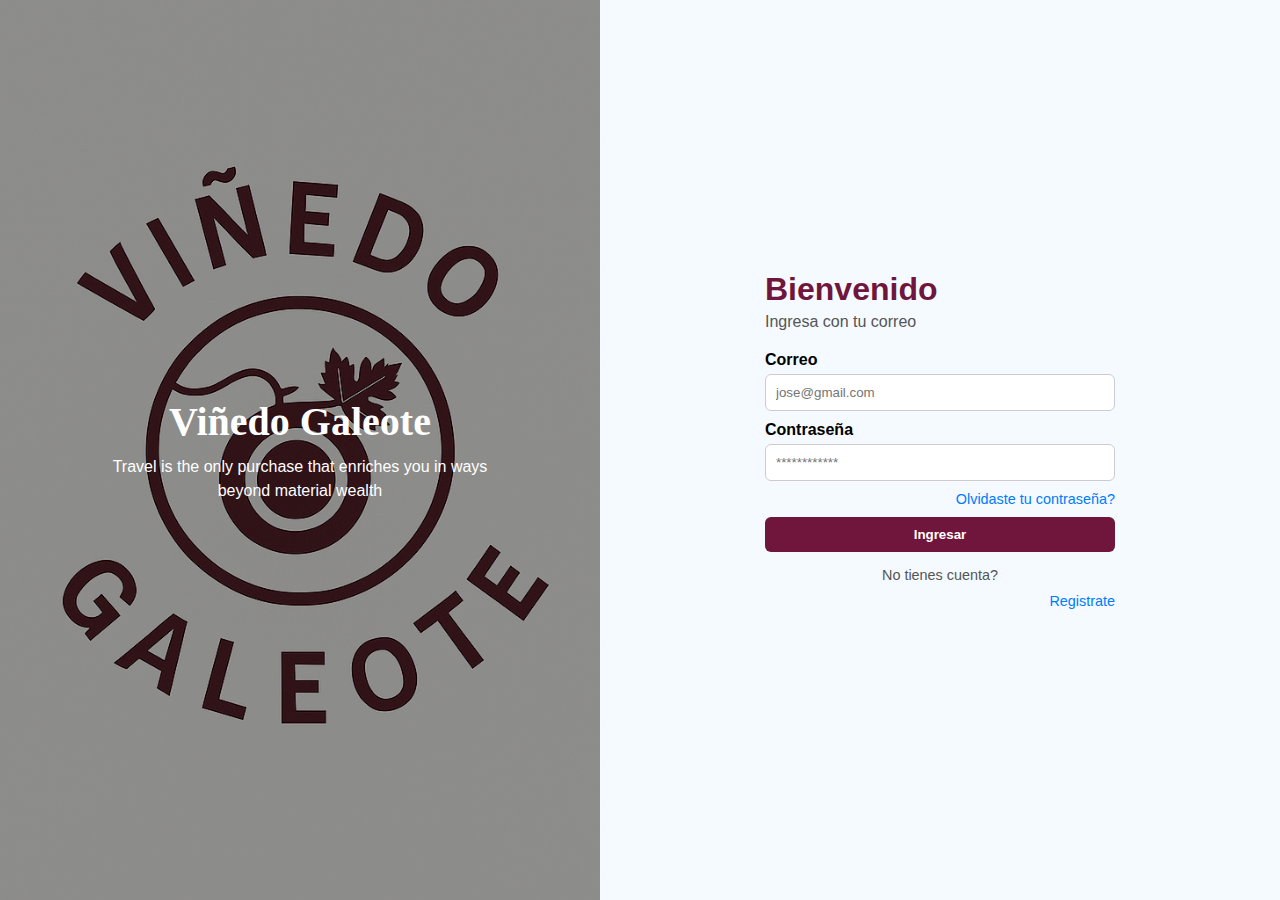
<file: index.html>
<!DOCTYPE html>
<html lang="en">
<head>
  <meta charset="UTF-8">
  <meta name="viewport" content="width=device-width, initial-scale=1">
  <title>Travelista Tours - Login</title>
  <link rel="stylesheet" href="css/login.css">
</head>
<body>
  <div class="container">
    <div class="left-panel">
      <div class="overlay">
        <h1>Viñedo Galeote</h1>
        <p>Travel is the only purchase that enriches you in ways<br> beyond material wealth</p>
      </div>
    </div>
    <div class="right-panel">
      <form class="login-form">
        <h2>Bienvenido</h2>
        <p>Ingresa con tu correo</p>
        <label>Correo</label>
        <input type="email" placeholder="jose@gmail.com" required>
        
        <label>Contraseña</label>
        <input type="password" placeholder="************" required>
        
        <a href="#">Olvidaste tu contraseña?</a>
        <button type="submit">Ingresar</button>




        <p class="register">No tienes cuenta? <a href="#">Registrate</a></p>
      </form>
    </div>
  </div>
  <script src="js/login.js"></script>
</body>
</html>
</file>
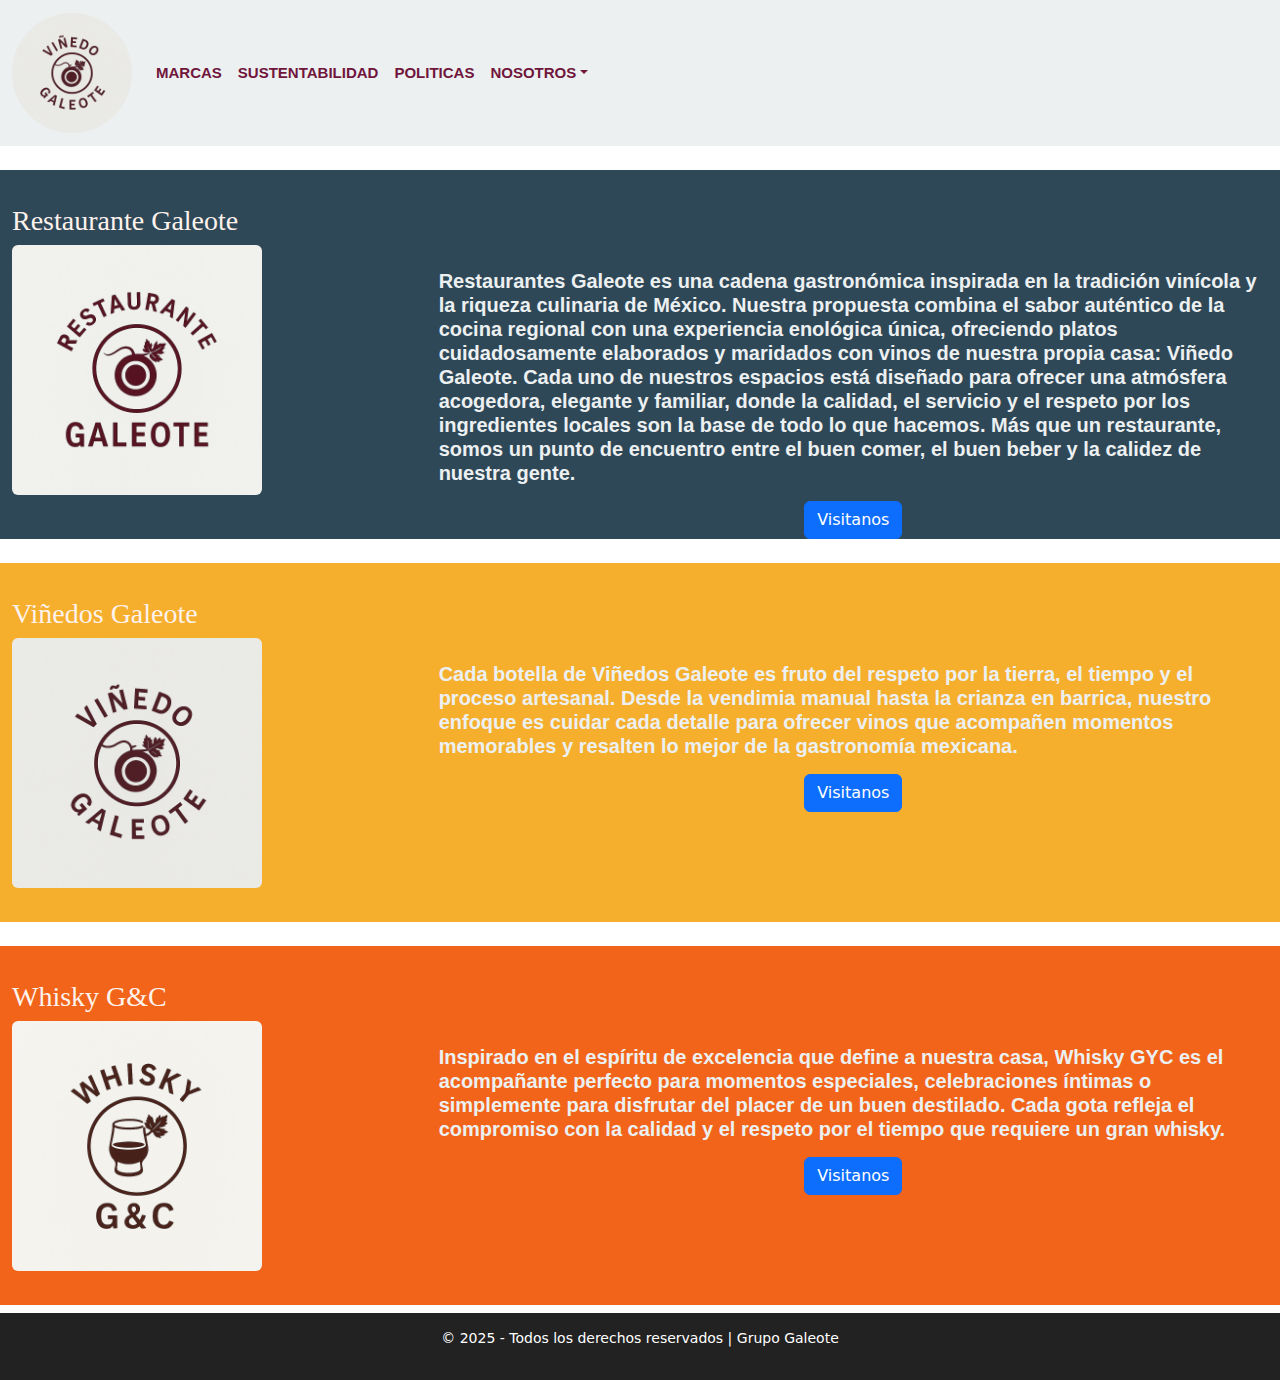
<file: fundadores.html>
<!DOCTYPE html>
<html lang="en">
<head>
  <title>Marcas Galeote</title>
  <meta charset="utf-8">
  <meta name="viewport" content="width=device-width, initial-scale=1">
  <link href="https://cdn.jsdelivr.net/npm/bootstrap@5.3.3/dist/css/bootstrap.min.css" rel="stylesheet">
     <link rel="stylesheet" href="css/pwmarcas.css">

  <script src="https://cdn.jsdelivr.net/npm/bootstrap@5.3.3/dist/js/bootstrap.bundle.min.js"></script>
</head>
<body>

<nav class="navbar navbar-expand-sm bg-blue ">

  <div class="container-fluid">
    <a class="navbar-brand " href="principal.html" target="_blank">
       <img src="img/logo.png" class="rounded-circle" width="120">

    </a>
    <button class="navbar-toggler" type="button" data-bs-toggle="collapse" data-bs-target="#collapsibleNavbar">
      <span class="navbar-toggler-icon"></span>
    </button>

    <div class="collapse navbar-collapse" id="collapsibleNavbar">

      <ul class="navbar-nav">
        <li class="nav-item">
          <a class="nav-link letrasbar" href="marcas.html" target="_blank" >MARCAS</a>
        </li>
        <li class="nav-item">
          <a class="nav-link letrasbar" href="sustentabilidad.html">SUSTENTABILIDAD</a>
        </li>
        <li class="nav-item">
          <a class="nav-link letrasbar" href="#">POLITICAS</a>
        </li>  
        <li class="nav-item dropdown">
          <a class="nav-link dropdown-toggle letrasbar" href="#" role="button" data-bs-toggle="dropdown">NOSOTROS</a>
          <ul class="dropdown-menu">
            <li><a class="dropdown-item" href="#">NUESTROS FUNDADORES</a></li>
            <li><a class="dropdown-item" href="#">RECONOCIMIENTOS</a></li>
            <li><a class="dropdown-item" href="#">CONTACTANOS</a></li>
          </ul>
        </li>
      </ul>

    </div>

  </div>

</nav>

<div class="container-fluid mt-4 cont-restaurante mb-4"> 
  <h3 class="msjrestaurante"><br> Restaurante Galeote<h3>

    <div class="row">
        <div class="col-sm-4 ">
            <div>
                <img src="img/restaurante.png" width="250" height="250" class="rounded">
                
            </div>
            <br>
        </div>
        <div class="col-sm-8">
            <div>
                    <p id="textorestaurant"><br>Restaurantes Galeote es una cadena gastronómica inspirada en la tradición vinícola 
                        y la riqueza culinaria de México. Nuestra propuesta combina el sabor auténtico de la cocina 
                        regional con una experiencia enológica única, ofreciendo platos cuidadosamente elaborados y 
                        maridados con vinos de nuestra propia casa: Viñedo Galeote. Cada uno de nuestros espacios está 
                        diseñado para ofrecer una atmósfera acogedora, elegante y familiar, donde la calidad, el servicio 
                        y el respeto por los ingredientes locales son la base de todo lo que hacemos. Más que un restaurante, 
                        somos un punto de encuentro entre el buen comer, el buen beber y la calidez de nuestra gente.</p>
            </div>
             <div class="text-center ">
            <button type="button" class="btn btn-primary ">Visitanos</button>
         </div>
        </div>
    </div>
        
</div>

<div class="container-fluid mt-4 cont-viñedo m"> 
  <h3 class="msjrestaurante"><br> Viñedos Galeote<h3>

    <div class="row">
        <div class="col-sm-4 ">
            <div>
                <img src="img/logo.png" width="250" height="250" class="rounded">
                
            </div>
            <br>
        </div>
        <div class="col-sm-8">
            <div>
                    <p id="textorestaurant"><br>Cada botella de Viñedos Galeote es fruto del respeto por la tierra, 
                    el tiempo y el proceso artesanal. Desde la vendimia manual hasta la crianza en barrica, nuestro 
                    enfoque es cuidar cada detalle para ofrecer vinos que acompañen momentos memorables y resalten 
                    lo mejor de la gastronomía mexicana.</p>
            </div>
             <div class="text-center ">
            <button type="button" class="btn btn-primary ">Visitanos</button>
         </div>
        </div>
    </div>
        
</div>


<div class="container-fluid mt-4 cont-whisky"> 
  <h3 class="msjrestaurante"><br> Whisky G&C<h3>

    <div class="row">
        <div class="col-sm-4 ">
            <div>
                <img src="img/wsky.png" width="250" height="250" class="rounded">
                
            </div>
            <br>
        </div>
        <div class="col-sm-8">
            <div>
                    <p id="textorestaurant"><br>Inspirado en el espíritu de excelencia que define a nuestra casa, 
                        Whisky GYC es el acompañante perfecto para momentos especiales, celebraciones íntimas o 
                        simplemente para disfrutar del placer de un buen destilado. Cada gota refleja el compromiso 
                        con la calidad y el respeto por el tiempo que requiere un gran whisky.</p>
            </div>
             <div class="text-center ">
            <button type="button" class="btn btn-primary ">Visitanos</button>
         </div>
        </div>
    </div>
        
</div>



<footer>
  <div class="contenedor-footer">
    <p>&copy; 2025 - Todos los derechos reservados | Grupo Galeote</p>
  </div>
</footer>


</body>
</html>
</file>
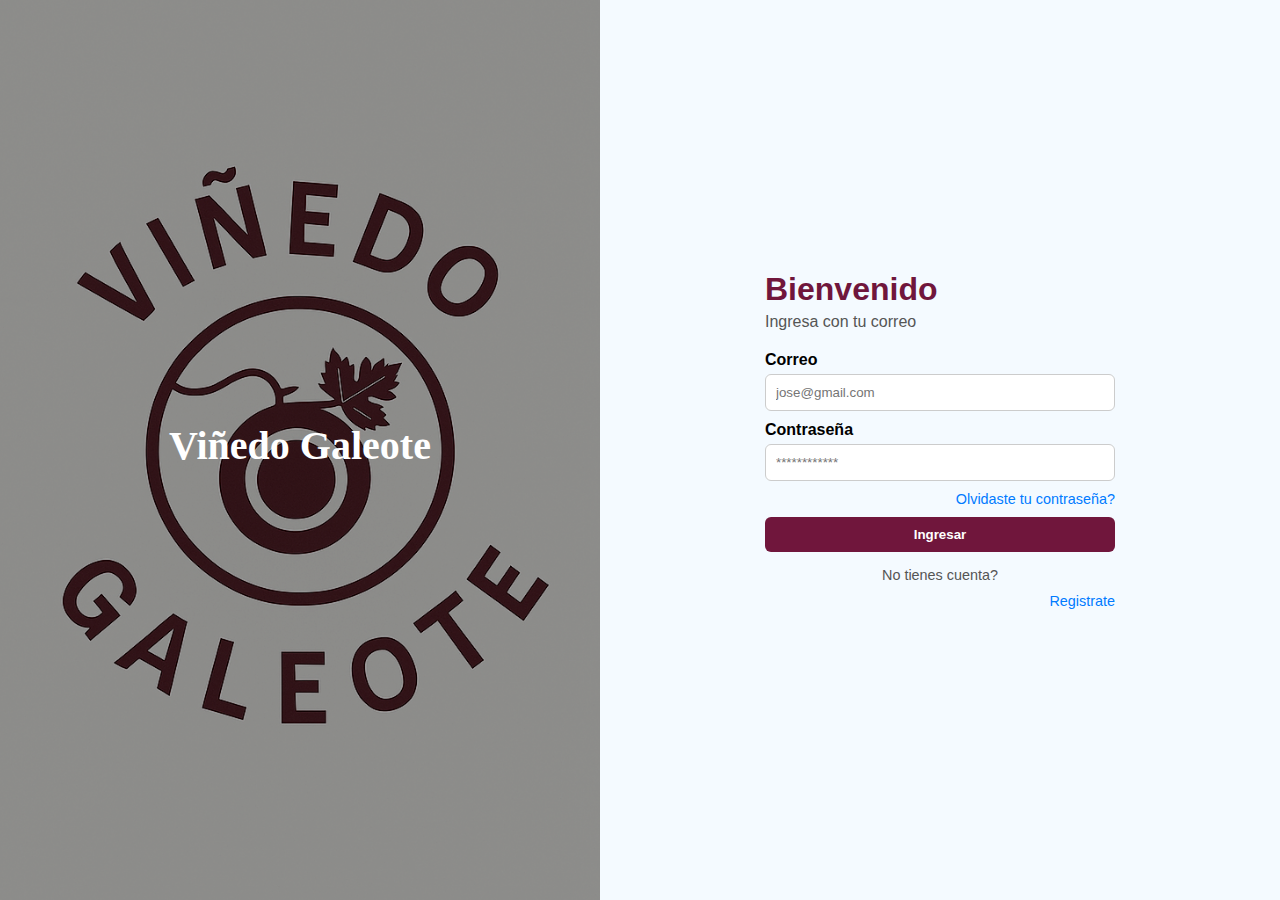
<file: login.html>
<!DOCTYPE html>
<html lang="en">
<head>
  <meta charset="UTF-8">
  <meta name="viewport" content="width=device-width, initial-scale=1">
  <title>Travelista Tours - Login</title>
  <link rel="stylesheet" href="css/login.css">
</head>
<body>
  <div class="container">
    <div class="left-panel">
      <div class="overlay">
        <h1>Viñedo Galeote</h1>
      </div>
    </div>
    <div class="right-panel">
      <form class="login-form">
        <h2>Bienvenido</h2>
        <p>Ingresa con tu correo</p>
        <label>Correo</label>
        <input type="email" placeholder="jose@gmail.com" required>
        
        <label>Contraseña</label>
        <input type="password" placeholder="************" required>
        
        <a href="#">Olvidaste tu contraseña?</a>
        <button type="submit">Ingresar</button>




        <p class="register">No tienes cuenta? <a href="#">Registrate</a></p>
      </form>
    </div>
  </div>
  <script src="js/login.js"></script>
</body>
</html>
</file>
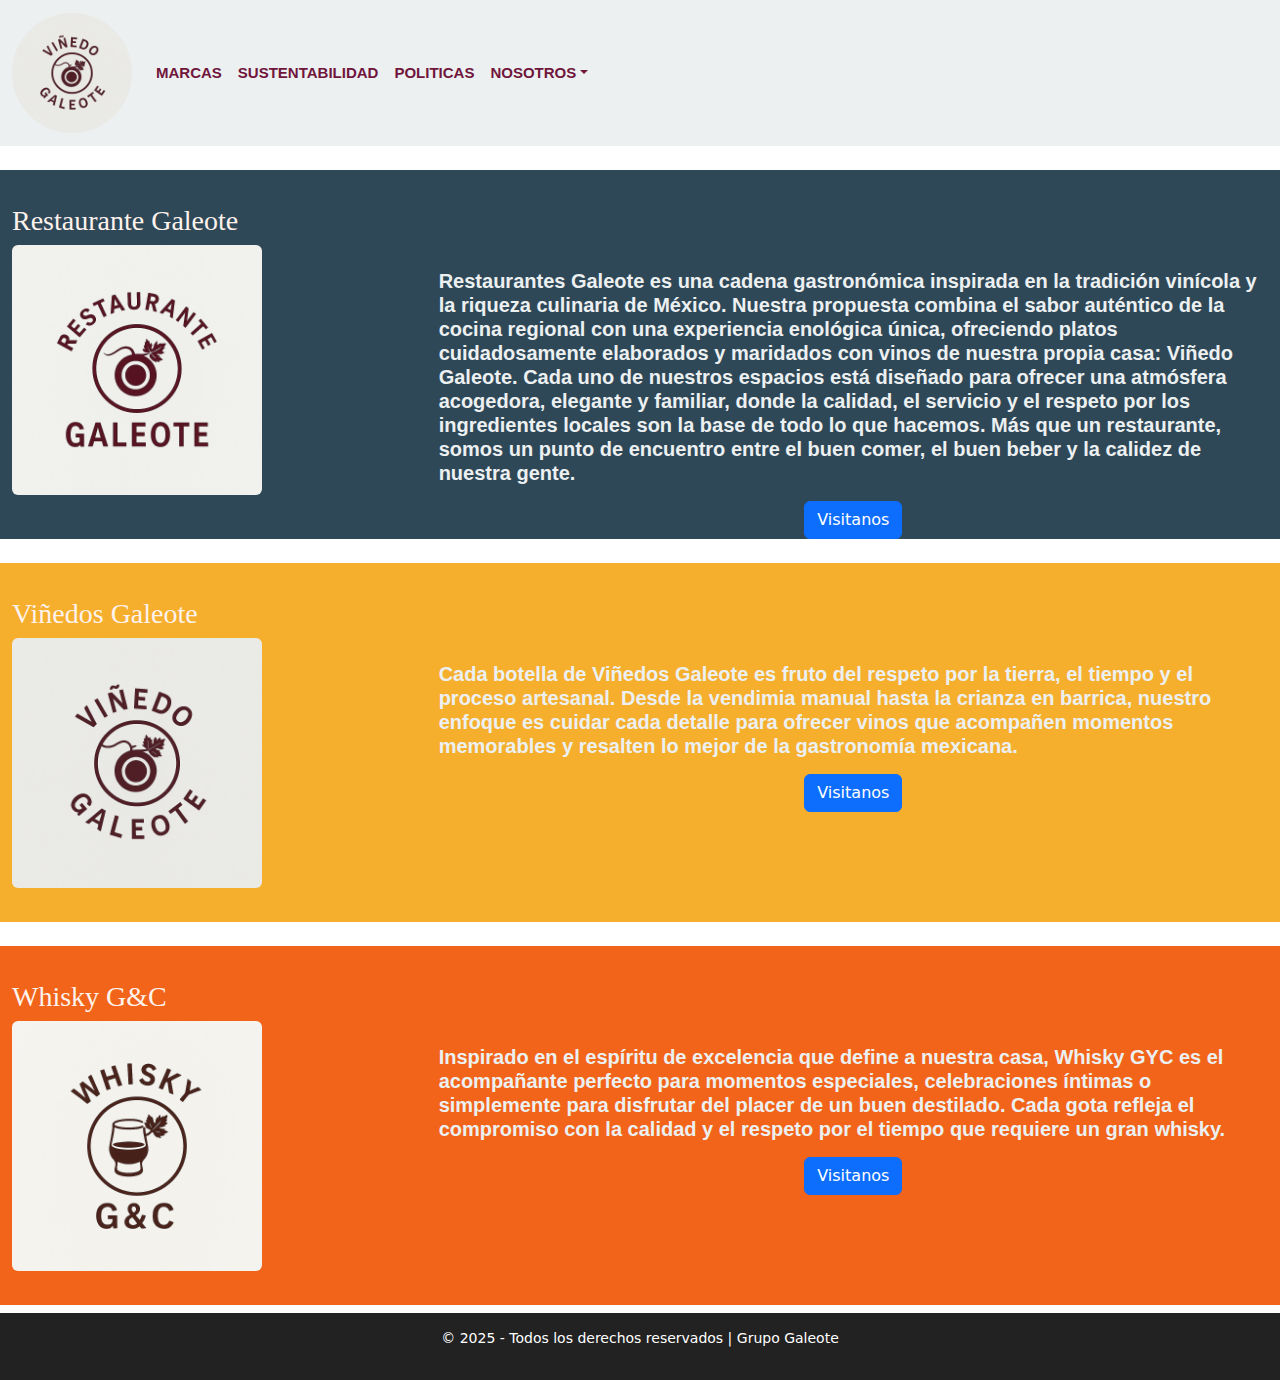
<file: marcas.html>
<!DOCTYPE html>
<html lang="en">
<head>
  <title>Marcas Galeote</title>
  <meta charset="utf-8">
  <meta name="viewport" content="width=device-width, initial-scale=1">
  <link href="https://cdn.jsdelivr.net/npm/bootstrap@5.3.3/dist/css/bootstrap.min.css" rel="stylesheet">
     <link rel="stylesheet" href="css/pwmarcas.css">
     

  <script src="https://cdn.jsdelivr.net/npm/bootstrap@5.3.3/dist/js/bootstrap.bundle.min.js"></script>
</head>
<body>

<nav class="navbar navbar-expand-sm bg-blue ">

  <div class="container-fluid">
    <a class="navbar-brand " href="principal.html" target="_blank">
       <img src="img/logo.png" class="rounded-circle" width="120">

    </a>
    <button class="navbar-toggler" type="button" data-bs-toggle="collapse" data-bs-target="#collapsibleNavbar">
      <span class="navbar-toggler-icon"></span>
    </button>

    <div class="collapse navbar-collapse" id="collapsibleNavbar">

      <ul class="navbar-nav">
        <li class="nav-item">
          <a class="nav-link letrasbar" href="marcas.html" target="_blank" >MARCAS</a>
        </li>
        <li class="nav-item">
          <a class="nav-link letrasbar" href="sustentabilidad.html">SUSTENTABILIDAD</a>
        </li>
        <li class="nav-item">
          <a class="nav-link letrasbar" href="#">POLITICAS</a>
        </li>  
        <li class="nav-item dropdown">
          <a class="nav-link dropdown-toggle letrasbar" href="#" role="button" data-bs-toggle="dropdown">NOSOTROS</a>
          <ul class="dropdown-menu">
            <li><a class="dropdown-item" href="#">NUESTROS FUNDADORES</a></li>
            <li><a class="dropdown-item" href="#">RECONOCIMIENTOS</a></li>
            <li><a class="dropdown-item" href="#">CONTACTANOS</a></li>
          </ul>
        </li>
      </ul>

    </div>

  </div>

</nav>

<div class="container-fluid mt-4 cont-restaurante mb-4"> 
  <h3 class="msjrestaurante"><br> Restaurante Galeote<h3>

    <div class="row">
        <div class="col-sm-4 ">
            <div>
                <img src="img/restaurante.png" width="250" height="250" class="rounded">
                
            </div>
            <br>
        </div>
        <div class="col-sm-8">
            <div>
                    <p id="textorestaurant"><br>Restaurantes Galeote es una cadena gastronómica inspirada en la tradición vinícola 
                        y la riqueza culinaria de México. Nuestra propuesta combina el sabor auténtico de la cocina 
                        regional con una experiencia enológica única, ofreciendo platos cuidadosamente elaborados y 
                        maridados con vinos de nuestra propia casa: Viñedo Galeote. Cada uno de nuestros espacios está 
                        diseñado para ofrecer una atmósfera acogedora, elegante y familiar, donde la calidad, el servicio 
                        y el respeto por los ingredientes locales son la base de todo lo que hacemos. Más que un restaurante, 
                        somos un punto de encuentro entre el buen comer, el buen beber y la calidez de nuestra gente.</p>
            </div>
             <div class="text-center ">
            <button type="button" class="btn btn-primary ">Visitanos</button>
         </div>
        </div>
    </div>
        
</div>

<div class="container-fluid mt-4 cont-viñedo m"> 
  <h3 class="msjrestaurante"><br> Viñedos Galeote<h3>

    <div class="row">
        <div class="col-sm-4 ">
            <div>
                <img src="img/logo.png" width="250" height="250" class="rounded">
                
            </div>
            <br>
        </div>
        <div class="col-sm-8">
            <div>
                    <p id="textorestaurant"><br>Cada botella de Viñedos Galeote es fruto del respeto por la tierra, 
                    el tiempo y el proceso artesanal. Desde la vendimia manual hasta la crianza en barrica, nuestro 
                    enfoque es cuidar cada detalle para ofrecer vinos que acompañen momentos memorables y resalten 
                    lo mejor de la gastronomía mexicana.</p>
            </div>
             <div class="text-center ">
            <button type="button" class="btn btn-primary ">Visitanos</button>
         </div>
        </div>
    </div>
        
</div>


<div class="container-fluid mt-4 cont-whisky"> 
  <h3 class="msjrestaurante"><br> Whisky G&C<h3>

    <div class="row">
        <div class="col-sm-4 ">
            <div>
                <img src="img/wsky.png" width="250" height="250" class="rounded">
                
            </div>
            <br>
        </div>
        <div class="col-sm-8">
            <div>
                    <p id="textorestaurant"><br>Inspirado en el espíritu de excelencia que define a nuestra casa, 
                        Whisky GYC es el acompañante perfecto para momentos especiales, celebraciones íntimas o 
                        simplemente para disfrutar del placer de un buen destilado. Cada gota refleja el compromiso 
                        con la calidad y el respeto por el tiempo que requiere un gran whisky.</p>
            </div>
             <div class="text-center ">
            <button type="button" class="btn btn-primary ">Visitanos</button>
         </div>
        </div>
    </div>
        
</div>



<footer>
  <div class="contenedor-footer">
    <p>&copy; 2025 - Todos los derechos reservados | Grupo Galeote</p>
  </div>
</footer>


</body>
</html>
</file>
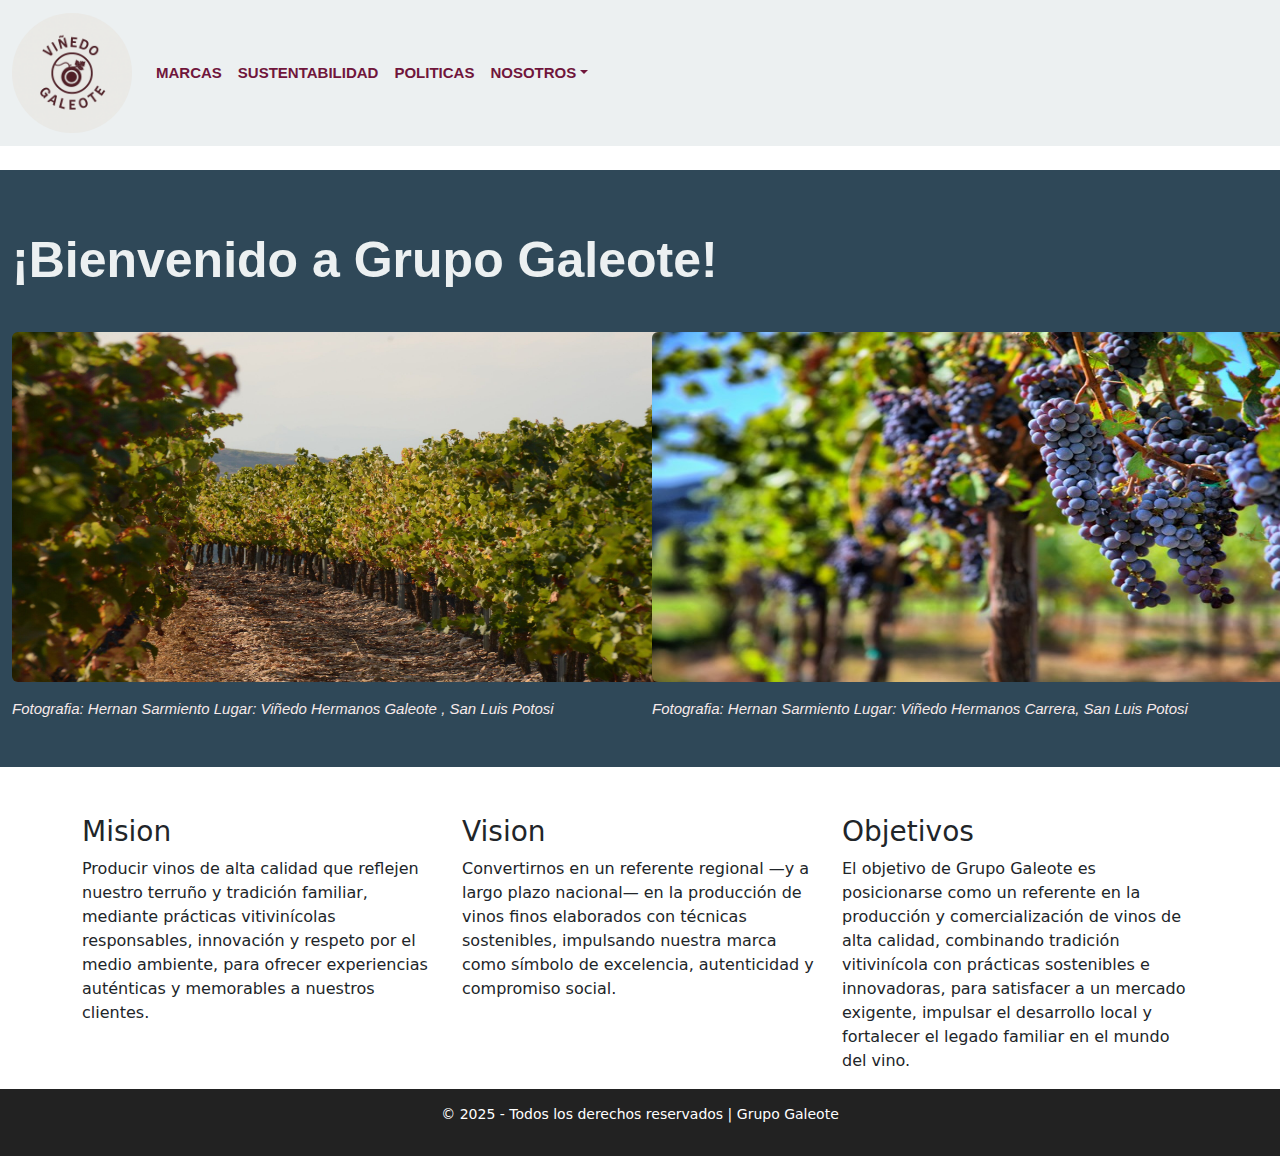
<file: principal.html>
<!DOCTYPE html>
<html lang="en">
<head>
  <title>Grupo Galeote</title>
  <meta charset="utf-8">
  <meta name="viewport" content="width=device-width, initial-scale=1">
  <link href="https://cdn.jsdelivr.net/npm/bootstrap@5.3.3/dist/css/bootstrap.min.css" rel="stylesheet">
     <link rel="stylesheet" href="css/pw.css">

  <script src="https://cdn.jsdelivr.net/npm/bootstrap@5.3.3/dist/js/bootstrap.bundle.min.js"></script>
</head>
<body>

<nav class="navbar navbar-expand-sm bg-blue ">

  <div class="container-fluid">
    <a class="navbar-brand " href="principal.html" target="_blank">
       <img src="img/logo.png" class="rounded-circle" width="120">

    </a>
    <button class="navbar-toggler" type="button" data-bs-toggle="collapse" data-bs-target="#collapsibleNavbar">
      <span class="navbar-toggler-icon"></span>
    </button>

    <div class="collapse navbar-collapse" id="collapsibleNavbar">

      <ul class="navbar-nav">
        <li class="nav-item">
          <a class="nav-link letrasbar" href="marcas.html" target="_blank" >MARCAS</a>
        </li>
        <li class="nav-item">
          <a class="nav-link letrasbar" href="sustentabilidad.html">SUSTENTABILIDAD</a>
        </li>
        <li class="nav-item">
          <a class="nav-link letrasbar" href="#">POLITICAS</a>
        </li>  
        <li class="nav-item dropdown">
          <a class="nav-link dropdown-toggle letrasbar" href="#" role="button" data-bs-toggle="dropdown">NOSOTROS</a>
          <ul class="dropdown-menu">
            <li><a class="dropdown-item" href="#">NUESTROS FUNDADORES</a></li>
            <li><a class="dropdown-item" href="#">RECONOCIMIENTOS</a></li>
            <li><a class="dropdown-item" href="#">CONTACTANOS</a></li>
          </ul>
        </li>
      </ul>

    </div>

  </div>

</nav>

<div class="container-fluid mt-4 contbienvenida"> 
 <h3 id="msjbienvenida"><br>¡Bienvenido a Grupo Galeote!<h3>

  <div class="row">
    <div class="col-sm-6 ">
        <div>
             <br>
             <img id="imgprincipal" src="img/viñedo.jpg" width="700" height="350" class="rounded">
             <p class="pieimagen"><br>Fotografia: Hernan Sarmiento Lugar: Viñedo Hermanos Galeote , San Luis Potosi</p>
             <br>
        </div>
    </div>
    <div class="col-sm-6">
      <div>
             <br>
             <img src="img/viñedo2.jpg" width="700" height="350" class="rounded">
             <p class="pieimagen"><br>Fotografia: Hernan Sarmiento Lugar: Viñedo Hermanos Carrera, San Luis Potosi</p>
             <br>
      </div>
    </div>
  </div>
</div>

<div class="container mt-5 ">
  <div class="row">
    <div class="col-sm-4">
      <h3>Mision</h3>
      <p>Producir vinos de alta calidad que reflejen nuestro terruño y tradición familiar, 
        mediante prácticas vitivinícolas responsables, innovación y respeto por el medio ambiente, 
        para ofrecer experiencias auténticas y memorables a nuestros clientes.
      </p>
    </div>
    <div class="col-sm-4">
      <h3>Vision</h3>
      <p>Convertirnos en un referente regional —y a largo plazo nacional— en la producción de vinos 
        finos elaborados con técnicas sostenibles, impulsando nuestra marca como símbolo de excelencia, 
        autenticidad y compromiso social.</p>
      
    </div>
    <div class="col-sm-4">
      <h3>Objetivos</h3>        
      <p>El objetivo de Grupo Galeote es posicionarse como un referente en la producción
         y comercialización de vinos de alta calidad, combinando tradición vitivinícola con 
         prácticas sostenibles e innovadoras, para satisfacer a un mercado exigente, impulsar 
         el desarrollo local y fortalecer el legado familiar en el mundo del vino.</p>
    </div>
  </div>
</div>

<footer>
  <div class="contenedor-footer">
    <p>&copy; 2025 - Todos los derechos reservados | Grupo Galeote</p>
  </div>
</footer>


</body>
</html>
</file>
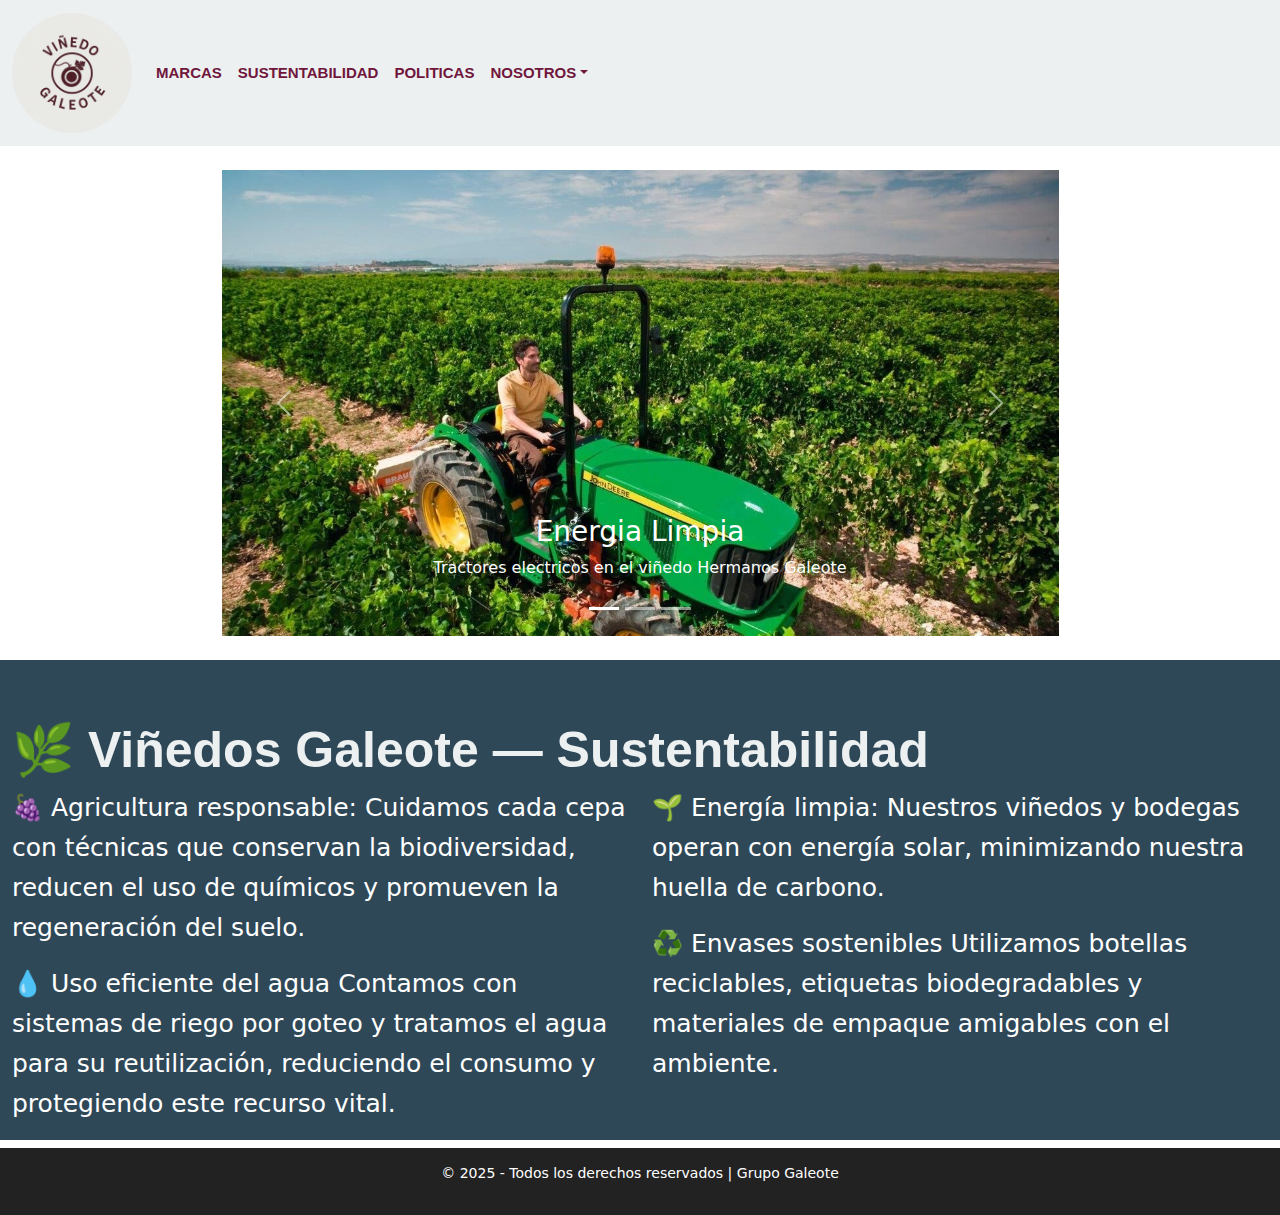
<file: sustentabilidad.html>
<!DOCTYPE html>
<html lang="en">
<head>
  <title>Grupo Galeote</title>
  <meta charset="utf-8">
  <meta name="viewport" content="width=device-width, initial-scale=1">
  <link href="https://cdn.jsdelivr.net/npm/bootstrap@5.3.3/dist/css/bootstrap.min.css" rel="stylesheet">
     <link rel="stylesheet" href="css/pwsustentable.css">
          <link rel="stylesheet" href="css/pw.css">


  <script src="https://cdn.jsdelivr.net/npm/bootstrap@5.3.3/dist/js/bootstrap.bundle.min.js"></script>
</head>
<body>

<nav class="navbar navbar-expand-sm bg-blue ">

  <div class="container-fluid">
    <a class="navbar-brand " href="principal.html" target="_blank">
       <img src="img/logo.png" class="rounded-circle" width="120">

    </a>
    <button class="navbar-toggler" type="button" data-bs-toggle="collapse" data-bs-target="#collapsibleNavbar">
      <span class="navbar-toggler-icon"></span>
    </button>

    <div class="collapse navbar-collapse" id="collapsibleNavbar">

      <ul class="navbar-nav">
        <li class="nav-item">
          <a class="nav-link letrasbar" href="marcas.html" target="_blank" >MARCAS</a>
        </li>
        <li class="nav-item">
          <a class="nav-link letrasbar" href="sustentabilidad.html">SUSTENTABILIDAD</a>
        </li>
        <li class="nav-item">
          <a class="nav-link letrasbar" href="#">POLITICAS</a>
        </li>  
        <li class="nav-item dropdown">
          <a class="nav-link dropdown-toggle letrasbar" href="#" role="button" data-bs-toggle="dropdown">NOSOTROS</a>
          <ul class="dropdown-menu">
            <li><a class="dropdown-item" href="#">NUESTROS FUNDADORES</a></li>
            <li><a class="dropdown-item" href="#">RECONOCIMIENTOS</a></li>
            <li><a class="dropdown-item" href="#">CONTACTANOS</a></li>
          </ul>
        </li>
      </ul>

    </div>

  </div>

</nav>


<!-- Contenedor centrado y con ancho limitado -->
<div class="container d-flex justify-content-center my-4">
  <div id="demo" class="carousel slide w-75" data-bs-ride="carousel">
  
    <!-- Indicadores -->
    <div class="carousel-indicators">
      <button type="button" data-bs-target="#demo" data-bs-slide-to="0" class="active"></button>
      <button type="button" data-bs-target="#demo" data-bs-slide-to="1"></button>
      <button type="button" data-bs-target="#demo" data-bs-slide-to="2"></button>
    </div>
    
    <!-- Slides -->
    <div class="carousel-inner">
      <div class="carousel-item active">
        <img src="img/sus4.jpg" alt="Los Angeles" class="d-block w-100">
        <div class="carousel-caption">
        <h3>Energia Limpia</h3>
        <p>Tractores electricos en el viñedo Hermanos Galeote</p>
      </div>
      </div>
      <div class="carousel-item">
        <img src="img/sus2.jpg" alt="Chicago" class="d-block w-100">
        <div class="carousel-caption">
        <h3>Paneles solares</h3>
        <p>Viñedo Hermanos Carrera</p>
      </div>
      </div>
      <div class="carousel-item">
        <img src="img/sus3.jpg" alt="New York" class="d-block w-100">
        <div class="carousel-caption">
        <h3>Paneles solares </h3>
        <p>Viñedo hermanos Galeote</p>
      </div>
      </div>
    </div>
    
    <!-- Controles -->
    <button class="carousel-control-prev" type="button" data-bs-target="#demo" data-bs-slide="prev">
      <span class="carousel-control-prev-icon"></span>
    </button>
    <button class="carousel-control-next" type="button" data-bs-target="#demo" data-bs-slide="next">
      <span class="carousel-control-next-icon"></span>
    </button>
  </div>
</div>


<div class="container-fluid mt-4 contbienvenida"> 
 <h3 id="msjbienvenida"><br>🌿 Viñedos Galeote — Sustentabilidad
<h3>

  <div class="row">
    <div class="col-sm-6 ">
        <div>
             <p class="textosostenible" >🍇 Agricultura responsable: 
                Cuidamos cada cepa con técnicas que conservan la biodiversidad, 
                reducen el uso de químicos y promueven la regeneración del suelo.
            </p>

            <p class="textosostenible">💧 Uso eficiente del agua
                Contamos con sistemas de riego por goteo y tratamos el agua para su 
                reutilización, reduciendo el consumo y protegiendo este recurso vital.
            </p>
             
             
        </div>
    </div>
    <div class="col-sm-6">
      <div>
           
         <p class="textosostenible">🌱 Energía limpia: 
                Nuestros viñedos y bodegas operan con energía solar, 
                minimizando nuestra huella de carbono.
        </p>

         <p class="textosostenible" >♻️ Envases sostenibles
            Utilizamos botellas reciclables, etiquetas biodegradables y 
            materiales de empaque amigables con el ambiente.
        </p>

      </div>
    </div>
  </div>
</div>



<footer>
  <div class="contenedor-footer">
    <p>&copy; 2025 - Todos los derechos reservados | Grupo Galeote</p>
  </div>
</footer>


</body>
</html>
</file>
<file: css/login.css>
* {
  box-sizing: border-box;
  margin: 0;
  padding: 0;
  font-family: 'Segoe UI', sans-serif;
}

body, html {
  height: 100%;
}

.container {
  display: flex;
  height: 100vh;
}

.left-panel {
  flex: 1;
  background-image: url('../img/logo.png');
  background-size: cover;
  background-position: center;
  position: relative;
  color: white;
}

.overlay {
  background-color: rgba(0, 0, 0, 0.4);
  height: 100%;
  display: flex;
  flex-direction: column;
  justify-content: center;
  padding: 40px;
  text-align: center;
}

.overlay h1 {
  font-size: 2.5rem;
  margin-bottom: 10px;
  font-family: 'Georgia', serif;
}

.overlay p {
  font-size: 1rem;
  line-height: 1.5;
}

.right-panel {
  flex: 1;
  background-color: #f4faff;
  display: flex;
  align-items: center;
  justify-content: center;
  padding: 40px;
}

.login-form {
  width: 100%;
  max-width: 350px;
}

.login-form h2 {
  font-size: 2rem;
  color: rgb(112, 22, 60);
  margin-bottom: 5px;
}

.login-form p {
  margin-bottom: 20px;
  color: #555;
}

.login-form label {
  display: block;
  margin-top: 10px;
  font-weight: bold;
}

.login-form input {
  width: 100%;
  padding: 10px;
  margin-top: 5px;
  border: 1px solid #ccc;
  border-radius: 6px;
}

.login-form a {
  display: block;
  text-align: right;
  margin: 10px 0;
  font-size: 0.9rem;
  color: #007bff;
  text-decoration: none;
}

.login-form button[type="submit"] {
  width: 100%;
  padding: 10px;
  background-color: rgb(112, 22, 60);
  border: none;
  color: white;
  border-radius: 6px;
  margin-bottom: 15px;
  cursor: pointer;
  font-weight: bold;
}

.divider {
  text-align: center;
  margin: 10px 0;
  color: #999;
}

.social-login {
  display: flex;
  justify-content: center;
  gap: 10px;
  margin-bottom: 20px;
}

.social-login button {
  width: 40px;
  height: 40px;
  font-size: 1.2rem;
  border-radius: 50%;
  border: none;
  cursor: pointer;
  background-color: #eee;
}

.register {
  text-align: center;
  font-size: 0.9rem;
}

.register a {
  color: #007bff;
  text-decoration: none;
}
</file>
<file: css/pwmarcas.css>
.bg-blue{
    background-color:rgb(236, 240, 241) ;
}


.letrasbar{
    color: rgb(112, 22, 60);
    font-family: sans-serif;
    font-size: 15px;
    font-weight: 755;    
}

.cont-restaurante{
    background-color: rgb(47, 72, 88);
}

.cont-viñedo{
    background-color: rgb(246, 174, 45);
}

.cont-whisky{
    background-color: rgb(242, 100, 25);
}

.msjrestaurante{
    font-family: 'Times New Roman';
    color: rgb(253, 242, 236);
}

#textorestaurant{
    color: rgb(236, 240, 241);
    font-family: sans-serif;
    font-size: 20px;
    font-weight: 700;
    text-align: left;
}



.contenedor-footer {
  background-color: #222;
  color: #fff;
  padding: 15px;
  text-align: center;
  font-size: 14px;
}
</file>
<file: css/pw.css>
.bg-blue{
    background-color:rgb(236, 240, 241) ;
}


.letrasbar{
    color: rgb(112, 22, 60);
    font-family: sans-serif;
    font-size: 15px;
    font-weight: 755;    
}

.contbienvenida{
    background-color: rgb(47, 72, 88);
   
}

#msjbienvenida{
    font-family: sans-serif;
    font-weight: 700;
    font-size: 50px;
    color: rgb(236, 240, 241);
    text-align:left;
}

#imgprincipal{
    align-items: left;
    text-align:left;
    align-items: first baseline;

}

.pieimagen{
    font-family: sans-serif;
    font-size: 15px;
    color: rgb(247, 234, 234);
    text-align: left;
    font-style: italic;
}

.encabezados{
    font-family: sans-serif;
    font-size: 20px;
    color: rgb(246, 174, 45);
    text-align: center;
}

.contenedor-footer {
  background-color: #222;
  color: #fff;
  padding: 15px;
  text-align: center;
  font-size: 14px;
}
</file>
<file: css/pwsustentable.css>
.textosostenible {
    font-size: 25px;
    color: #ffffff;
    line-height: 1.6;
}
</file>
